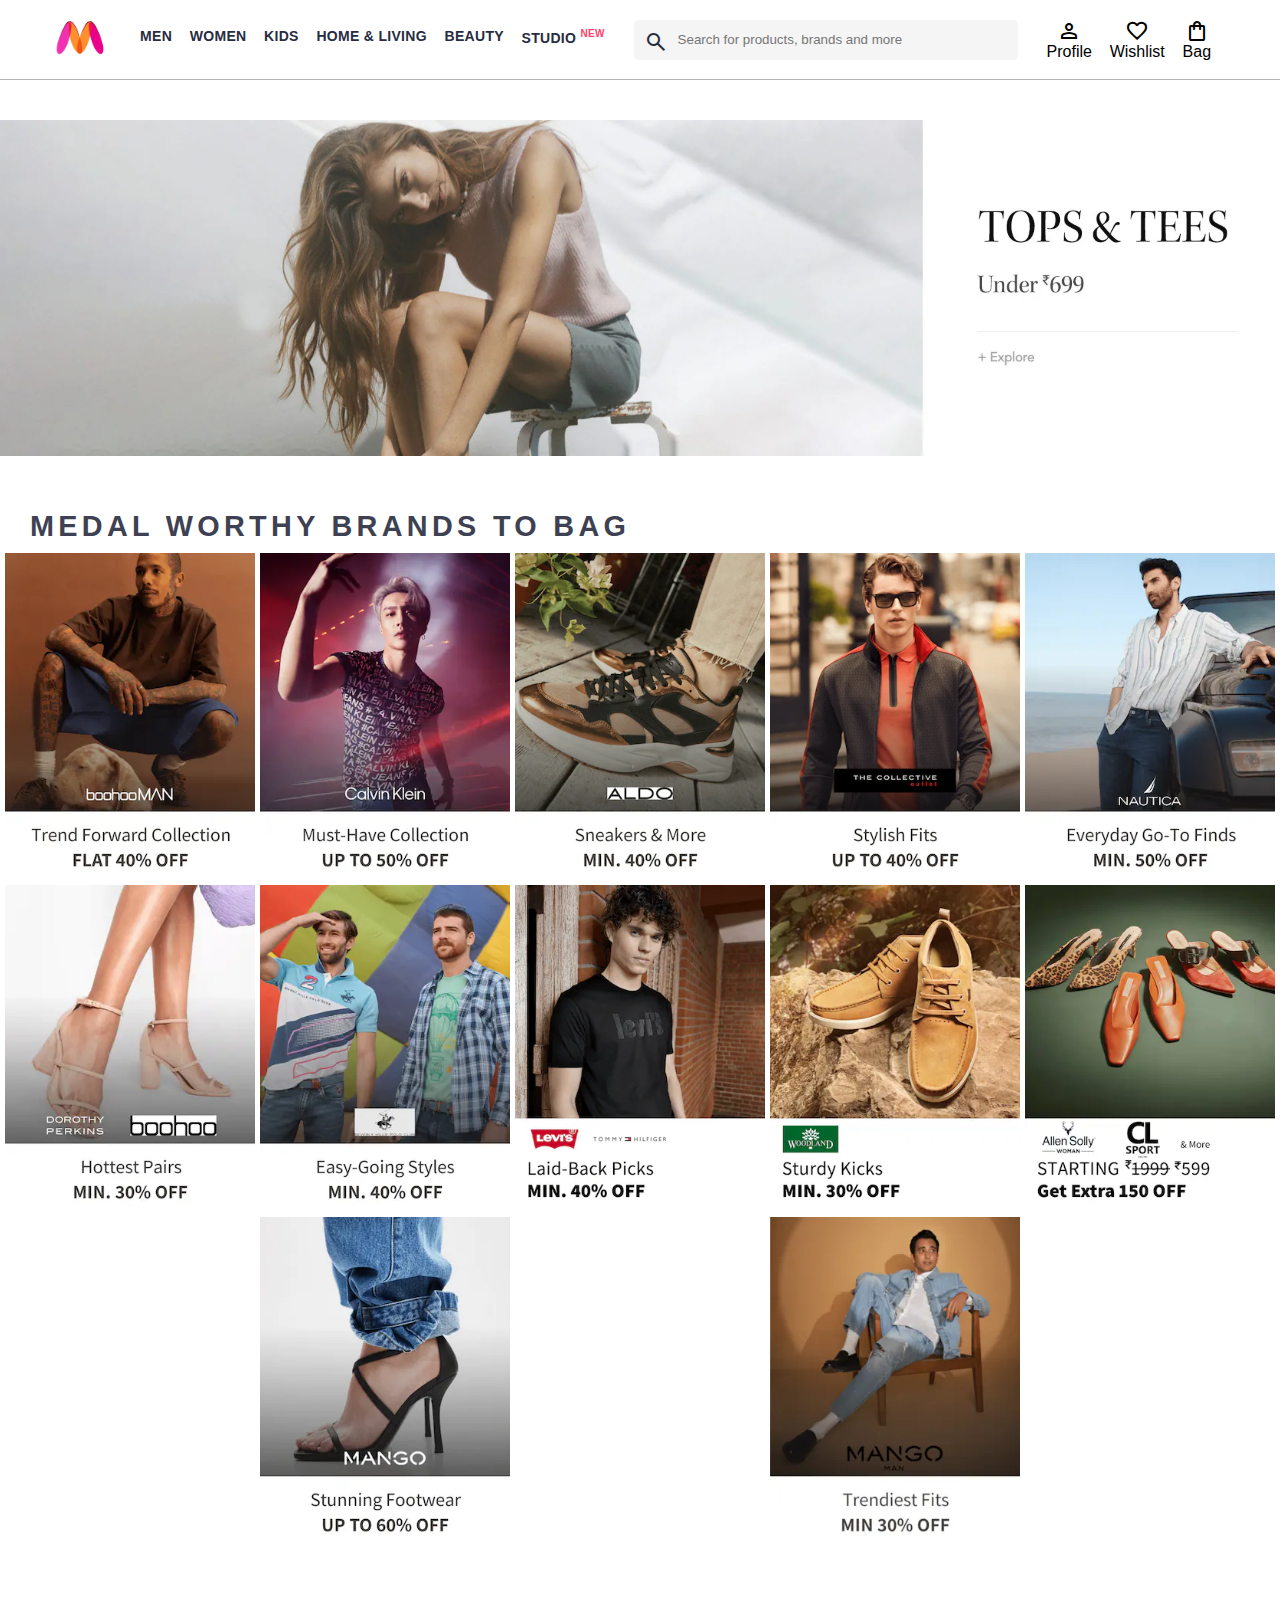
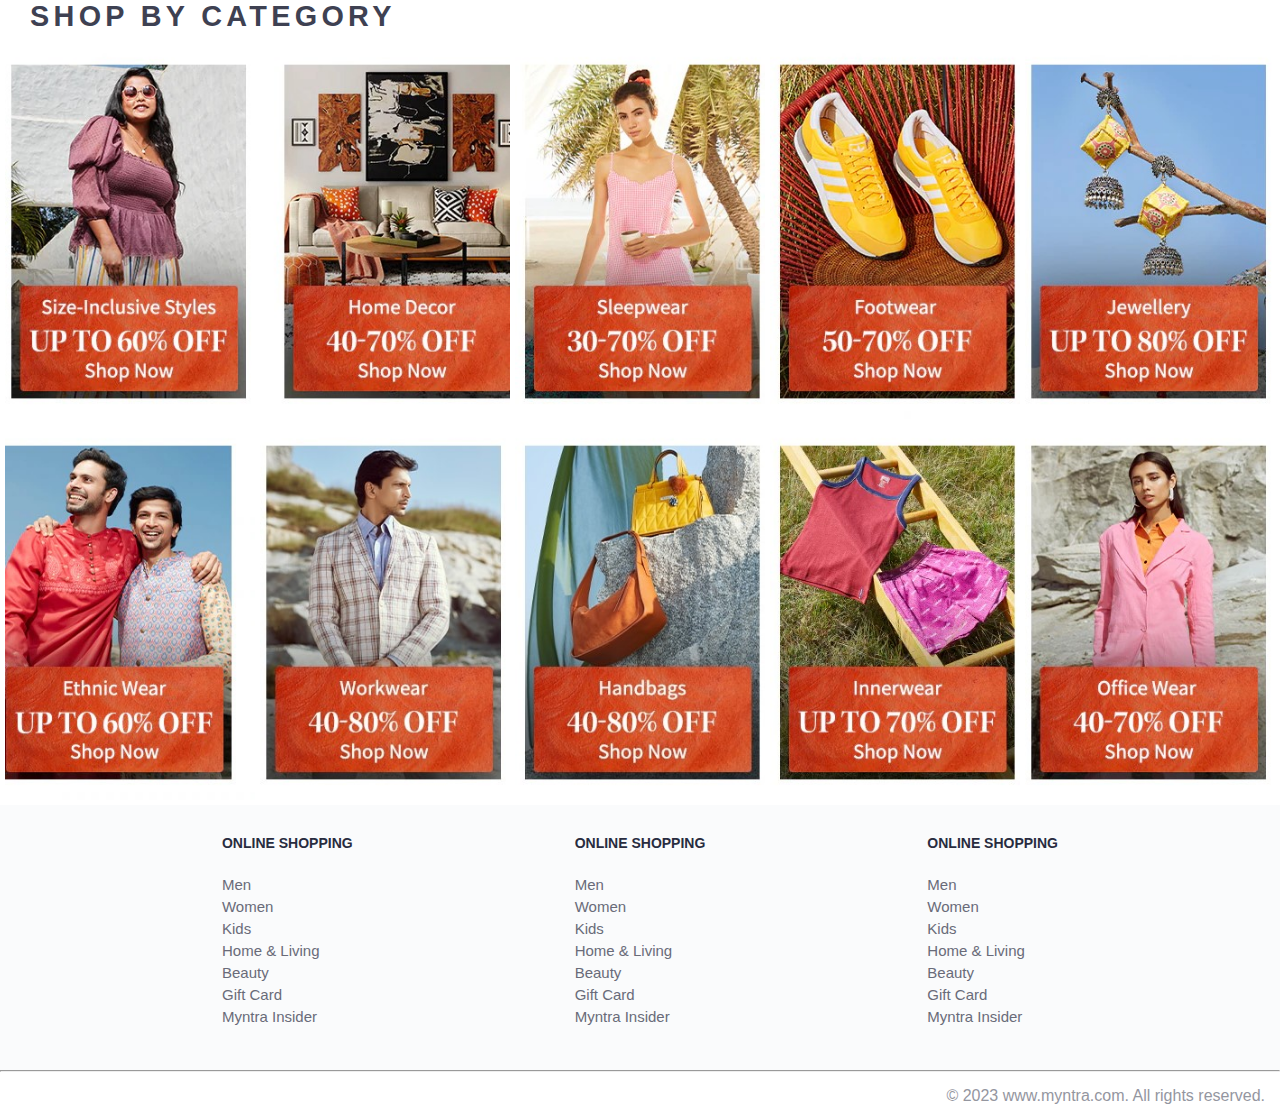
<file: 60DaysCodingChallenge/25Dec2024/myntra-clone/index.html>
<!DOCTYPE html>
<html lang="en">
<head>
    <title>Myntra Clone</title>
    <link rel="stylesheet" href="index.css">
    <link rel="stylesheet" href="https://fonts.googleapis.com/css2?family=Material+Symbols+Outlined:opsz,wght,FILL,GRAD@20..48,100..700,0..1,-50..200" />
</head>
<body>
    <header>
        <div class="logo_container">
            <a href="#"><img class="myntra_home" src="images/myntra_logo.webp" alt="Myntra Home"></a>
        </div>
        <nav class="nav_bar">
            <a href="#">Men</a>
            <a href="#">Women</a>
            <a href="#">Kids</a>
            <a href="#">Home & Living</a>
            <a href="#">Beauty</a>
            <a href="#">Studio <sup>New</sup></a>
        </nav>
        <div class="search_bar">
            <span class="material-symbols-outlined search_icon">search</span>
            <input class="search_input" placeholder="Search for products, brands and more">
        </div>
        <div class="action_bar">
            <div class="action_container">
                <span class="material-symbols-outlined action_icon">person</span>
                <span class="action_name">Profile</span>
            </div>

            <div class="action_container">
                <span class="material-symbols-outlined action_icon">favorite</span>
                <span class="action_name">Wishlist</span>
            </div>

            <div class="action_container">
                <span class="material-symbols-outlined action_icon">shopping_bag</span>
                <span class="action_name">Bag</span>
            </div>
        </div>
    </header>
    <main>
        <div class="banner_container">
            <img class="banner_image" src="images/banner.jpg" alt="Main Banner">
        </div>
        <div class="category_heading">MEDAL WORTHY BRANDS TO BAG</div>
        <div class="category_items">
            <a href="#"><img class="sale_item" src="images/offers/1.png"></a>
            <a href="#"><img class="sale_item" src="images/offers/2.png"></a>
            <a href="#"><img class="sale_item" src="images/offers/3.png"></a>
            <a href="#"><img class="sale_item" src="images/offers/4.png"></a>
            <a href="#"><img class="sale_item" src="images/offers/5.png"></a>
            <a href="#"><img class="sale_item" src="images/offers/6.png"></a>
            <a href="#"><img class="sale_item" src="images/offers/7.png"></a>
            <a href="#"><img class="sale_item" src="images/offers/8.png"></a>
            <a href="#"><img class="sale_item" src="images/offers/9.png"></a>
            <a href="#"><img class="sale_item" src="images/offers/10.png"></a>
            <a href="#"><img class="sale_item" src="images/offers/11.png"></a>
            <a href="#"><img class="sale_item" src="images/offers/12.png"></a>
        </div>

        <div class="category_heading">SHOP BY CATEGORY</div>
        <div class="category_items">
            <a href="#"><img class="sale_item" src="images/categories/1.jpg"></a>
            <a href="#"><img class="sale_item" src="images/categories/2.jpg"></a>
            <a href="#"><img class="sale_item" src="images/categories/3.jpg"></a>
            <a href="#"><img class="sale_item" src="images/categories/4.jpg"></a>
            <a href="#"><img class="sale_item" src="images/categories/5.jpg"></a>
            <a href="#"><img class="sale_item" src="images/categories/6.jpg"></a>
            <a href="#"><img class="sale_item" src="images/categories/7.jpg"></a>
            <a href="#"><img class="sale_item" src="images/categories/8.jpg"></a>
            <a href="#"><img class="sale_item" src="images/categories/9.jpg"></a>
            <a href="#"><img class="sale_item" src="images/categories/10.jpg"></a>
        </div>
    </main>
    <footer>
        <div class="footer_container">
            <div class="footer_column">
                <h3>ONLINE SHOPPING</h3>

                <a href="#">Men</a>
                <a href="#">Women</a>
                <a href="#">Kids</a>
                <a href="#">Home & Living</a>
                <a href="#">Beauty</a>
                <a href="#">Gift Card</a>
                <a href="#">Myntra Insider</a>
            </div>

            <div class="footer_column">
                <h3>ONLINE SHOPPING</h3>

                <a href="#">Men</a>
                <a href="#">Women</a>
                <a href="#">Kids</a>
                <a href="#">Home & Living</a>
                <a href="#">Beauty</a>
                <a href="#">Gift Card</a>
                <a href="#">Myntra Insider</a>
            </div>

            <div class="footer_column">
                <h3>ONLINE SHOPPING</h3>

                <a href="#">Men</a>
                <a href="#">Women</a>
                <a href="#">Kids</a>
                <a href="#">Home & Living</a>
                <a href="#">Beauty</a>
                <a href="#">Gift Card</a>
                <a href="#">Myntra Insider</a>
            </div>
        </div>
        <hr>

        <div class="copyright">
            © 2023 www.myntra.com. All rights reserved.
        </div>
    </footer>
</body>
</html>
</file>
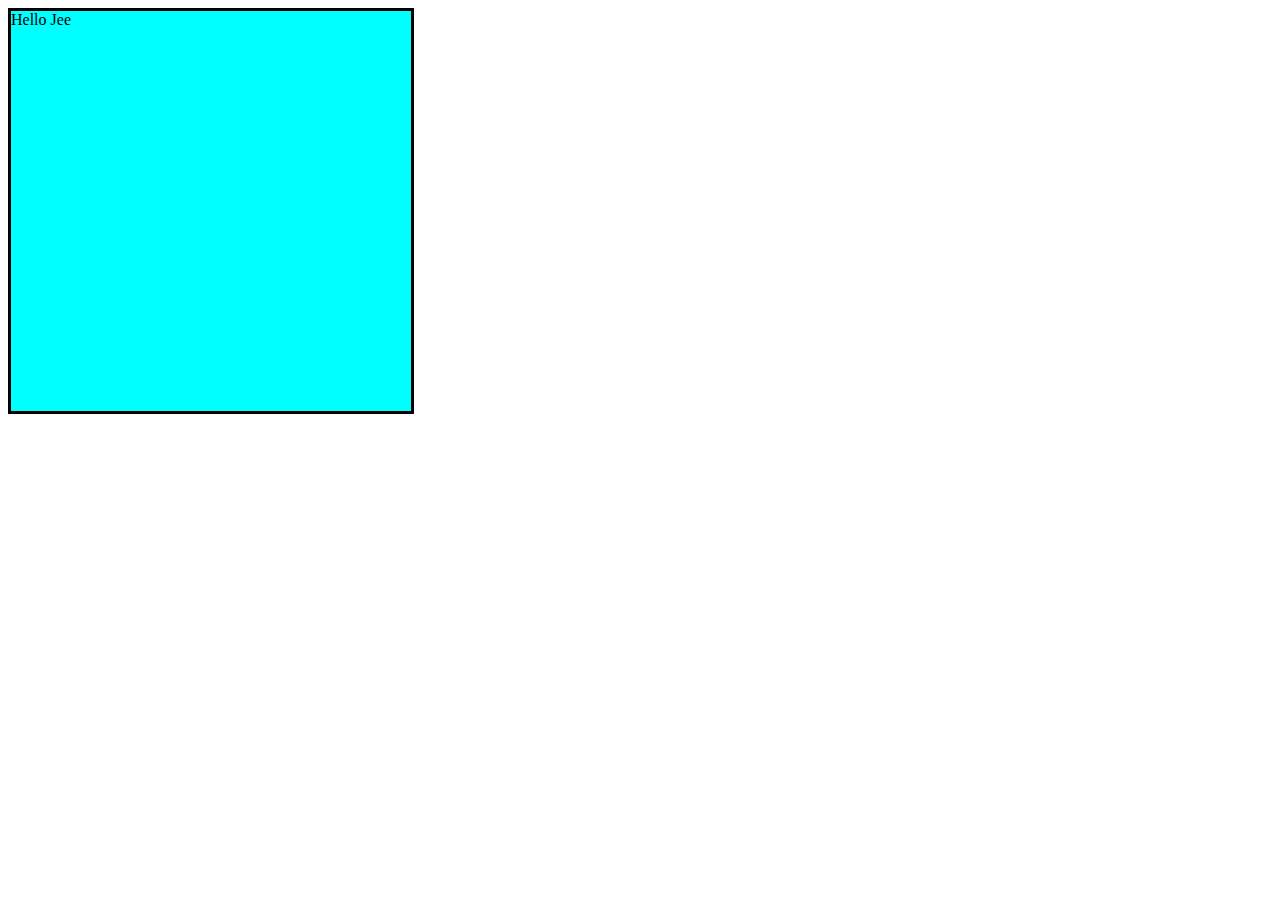
<file: 60DaysCodingChallenge/27Day2024/mediaQuery/index.html>
<!DOCTYPE html>
<html lang="en">
<head>
    <meta charset="UTF-8">
    <meta http-equiv="X-UA-Compatible" content="IE=edge">
    <meta name="viewport" content="width=device-width, initial-scale=1.0">
    <title>Document</title>
    <style>
        .box{
            height: 400px;
            width: 400px;
            background-color: aqua;
            border: 3px solid black;
        }
        @media  (min-width:300px) and (max-width:500px){
            .box{
                background-color: green;
            }
        }
    </style>
</head>
<body>
    <div class="box">
        Hello Jee
    </div>
</body>
</html>
</file>
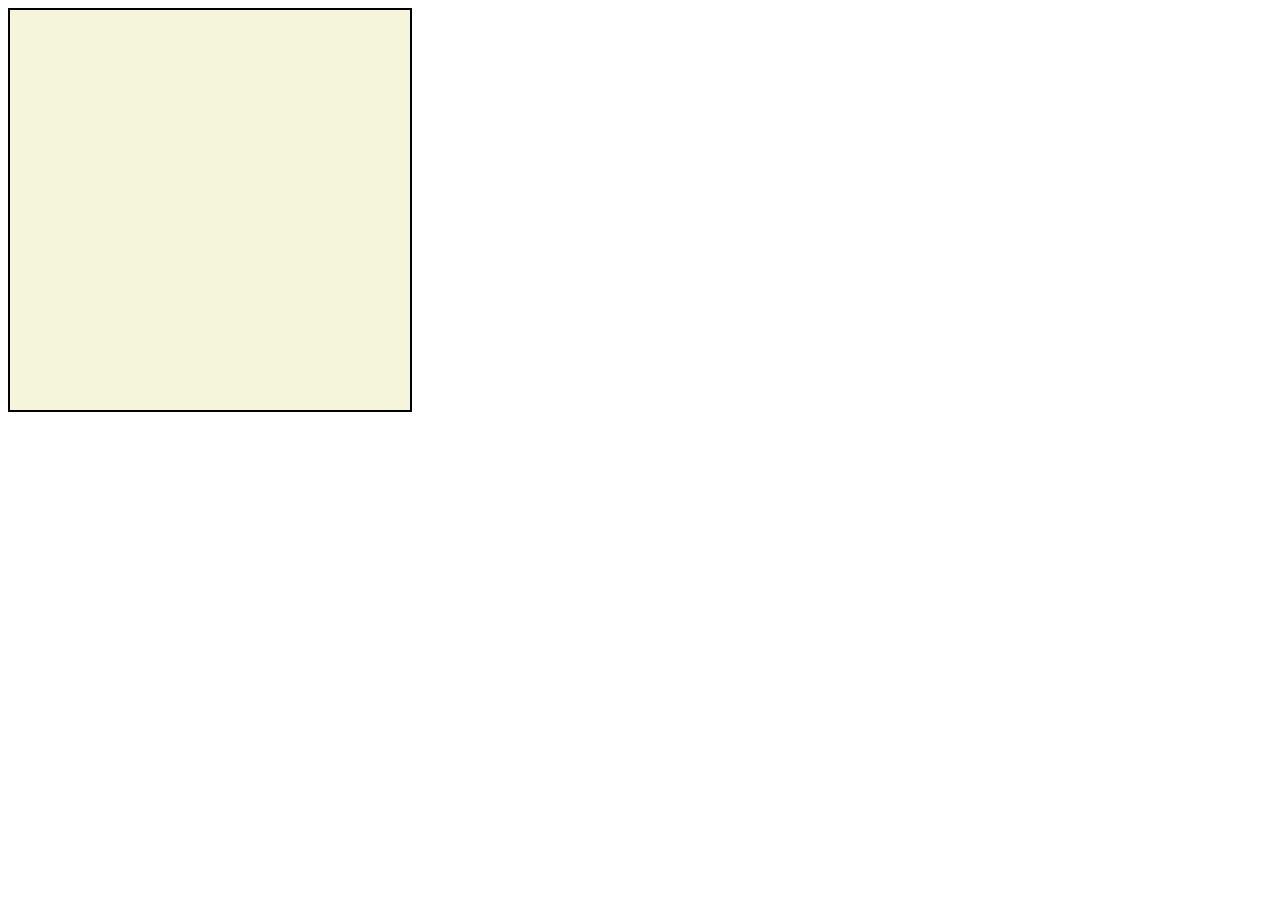
<file: 60DaysCodingChallenge/27Day2024/Transistion/index.html>
<!DOCTYPE html>
<html lang="en">
<head>
    <meta charset="UTF-8">
    <meta http-equiv="X-UA-Compatible" content="IE=edge">
    <meta name="viewport" content="width=device-width, initial-scale=1.0">
    <title>Transition</title>
    <style>
        .box{
            height: 400px;
            width: 400px;
            background-color: beige;
            border: 2px solid black;

            /* transition-property: all;
            transition-duration: 4s;
            /* transition-delay: 1s; 
            transition-timing-function: ease-out;
            
            */


            /* shorthand notation */
            /* transition: all 2s ease-in 5s;
             */

            transition: width 2s, height 5s;
        }


        .box:hover{
            width: 1800px;
            height: 900px;
            background-color: blue;
        }
    </style>
</head>
<body>

    <div class="box">

    </div>
    
</body>
</html>
</file>
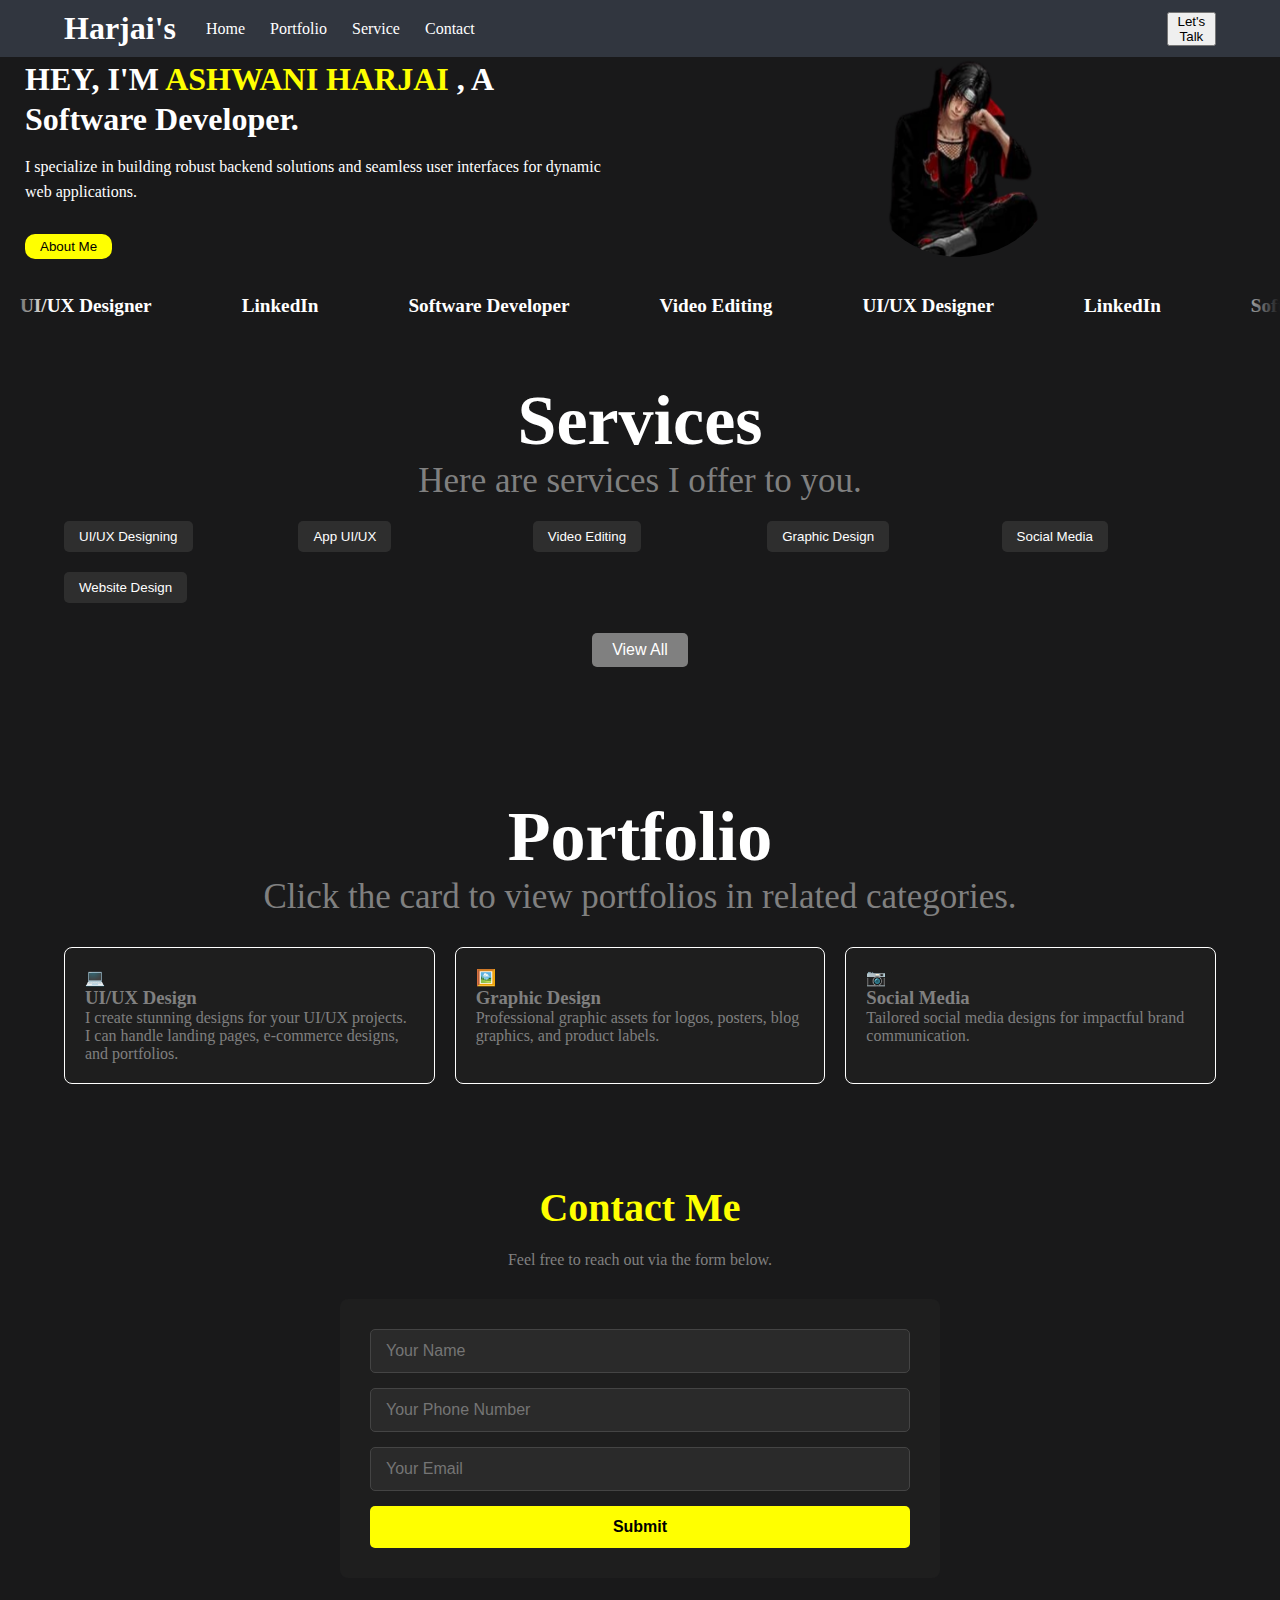
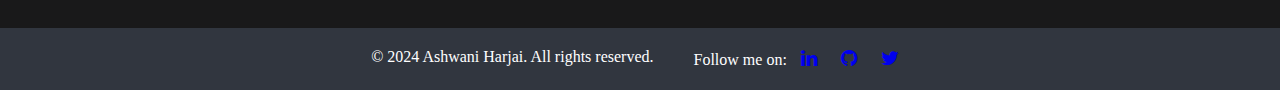
<file: 60DaysCodingChallenge/29-30Dec2024/Portfolio/index.html>
<!DOCTYPE html>
<html lang="en">
  <head>
    <meta charset="UTF-8" />
    <meta name="viewport" content="width=device-width, initial-scale=1.0" />
    <title>Portfolio</title>
    <link
      rel="stylesheet"
      href="https://cdnjs.cloudflare.com/ajax/libs/font-awesome/4.7.0/css/font-awesome.min.css"
    />
    <link rel="stylesheet" href="./style.css" />
  </head>
  <body>
    <header class="head">
      <div><h1>Harjai's</h1></div>
      <!-- <div class="theme">
        <button class="theme-toggle">🌙</button>
      </div> -->
      <nav class="navbar">
        <div class="menu-toggle" id="mobile-menu">
          <i class="fa fa-bars"></i>
        </div>
        <div class="navbar-links" id="navbar-links">
          <a href="#home">Home</a>
          <a href="#portfolio">Portfolio</a>
          <a href="#services">Service</a>
          <a href="#contact">Contact</a>
        </div>
      </nav>

      <div class="btn1">
        <button class="contact-form-btn">Let's Talk</button>
      </div>
      <div id="contactModal" class="modal">
        <div class="modal-content">
          <span class="close">&times;</span>
          <h2>Contact Me</h2>
          <p>Feel free to reach out via the form below.</p>
          <div class="contact-form-container">
            <form>
              <input type="text" placeholder="Your Name" required />
              <input type="tel" placeholder="Your Phone Number" required />
              <input type="email" placeholder="Your Email" required />
              <button type="submit">Submit</button>
            </form>
          </div>
        </div>
      </div>
    </header>

    <main class="mains" id="home">
      <div class="container">
        <div class="about-section">
          <div class="about">
            <h1>
              HEY, I'M <span> ASHWANI HARJAI </span>, A <br />Software
              Developer.
            </h1>
            <p>
              I specialize in building robust backend solutions and seamless
              user interfaces for dynamic web applications.
            </p>
            <button class="about-me-btn">About Me</button>
          </div>
          <div class="about-img">
            <img src="./images/download.png" alt="Ashwani" class="image" />
          </div>
        </div>
      </div>
      <div class="skills">
        <div class="slider-skill">
          <div class="slider-track">
            <h2>UI/UX Designer</h2>
            <h2>LinkedIn</h2>
            <h2>Software Developer</h2>
            <h2>Video Editing</h2>
            <h2>UI/UX Designer</h2>
            <h2>LinkedIn</h2>
            <h2>Software Developer</h2>
            <h2>Video Editing</h2>
          </div>
        </div>
      </div>
    </main>

    <section class="service-section" id="services">
      <div class="container">
        <div class="service-heading">
          <h2>Services</h2>
          <p>Here are services I offer to you.</p>
        </div>
        <div class="services">
          <div class="btn-33">
            <button class="btn-3">UI/UX Designing</button>
          </div>
          <div class="btn-33"><button class="btn-3">App UI/UX</button></div>
          <div class="btn-33"><button class="btn-3">Video Editing</button></div>
          <div class="btn-33">
            <button class="btn-3">Graphic Design</button>
          </div>
          <div class="btn-33"><button class="btn-3">Social Media</button></div>
          <div class="btn-33">
            <button class="btn-3">Website Design</button>
          </div>
        </div>
        <div class="viewall-services">
          <button>View All</button>
        </div>
      </div>
    </section>

    <section class="Portfolio-section" id="portfolio">
      <div class="container">
        <div class="p-head">
          <h2>Portfolio</h2>
          <p>Click the card to view portfolios in related categories.</p>
        </div>
        <div class="portfolio">
          <div class="portfolio-card">
            <div class="icon">💻</div>
            <h3>UI/UX Design</h3>
            <p>
              I create stunning designs for your UI/UX projects. I can handle
              landing pages, e-commerce designs, and portfolios.
            </p>
          </div>
          <div class="portfolio-card">
            <div class="icon">🖼️</div>
            <h3>Graphic Design</h3>
            <p>
              Professional graphic assets for logos, posters, blog graphics, and
              product labels.
            </p>
          </div>
          <div class="portfolio-card">
            <div class="icon">📷</div>
            <h3>Social Media</h3>
            <p>
              Tailored social media designs for impactful brand communication.
            </p>
          </div>
        </div>
      </div>
    </section>

    <section class="contact-section" id="contact">
      <h2>Contact Me</h2>
      <p>Feel free to reach out via the form below.</p>
      <div class="contact-form-container">
        <form>
          <input type="text" placeholder="Your Name" required />
          <input type="tel" placeholder="Your Phone Number" required />
          <input type="email" placeholder="Your Email" required />
          <button type="submit">Submit</button>
        </form>
      </div>
    </section>

    <footer id="contact ">
      <div class="footer-container">
        <p>&copy; 2024 Ashwani Harjai. All rights reserved.</p>
        <p>
          Follow me on:
          <span
            ><a href="#"><i class="fa fa-linkedin"></i></a
          ></span>
          <span>
            <a href="#"><i class="fa fa-github"></i></a>
          </span>
          <span>
            <a href="#"><i class="fa fa-twitter"></i></a>
          </span>
        </p>
      </div>
    </footer>
    <script>
      const mobileMenu = document.getElementById("mobile-menu");
      const navbarLinks = document.getElementById("navbar-links");

      mobileMenu.addEventListener("click", () => {
        navbarLinks.classList.toggle("active");
      });
      const modal = document.getElementById("contactModal");

      const btn = document.querySelector(".contact-form-btn");

      const span = document.querySelector(".close");

      btn.addEventListener("click", () => {
        modal.style.display = "block";
      });

      span.addEventListener("click", () => {
        modal.style.display = "none";
      });

      window.addEventListener("click", (event) => {
        if (event.target == modal) {
          modal.style.display = "none";
        }
      });
    </script>
  </body>
</html>
</file>
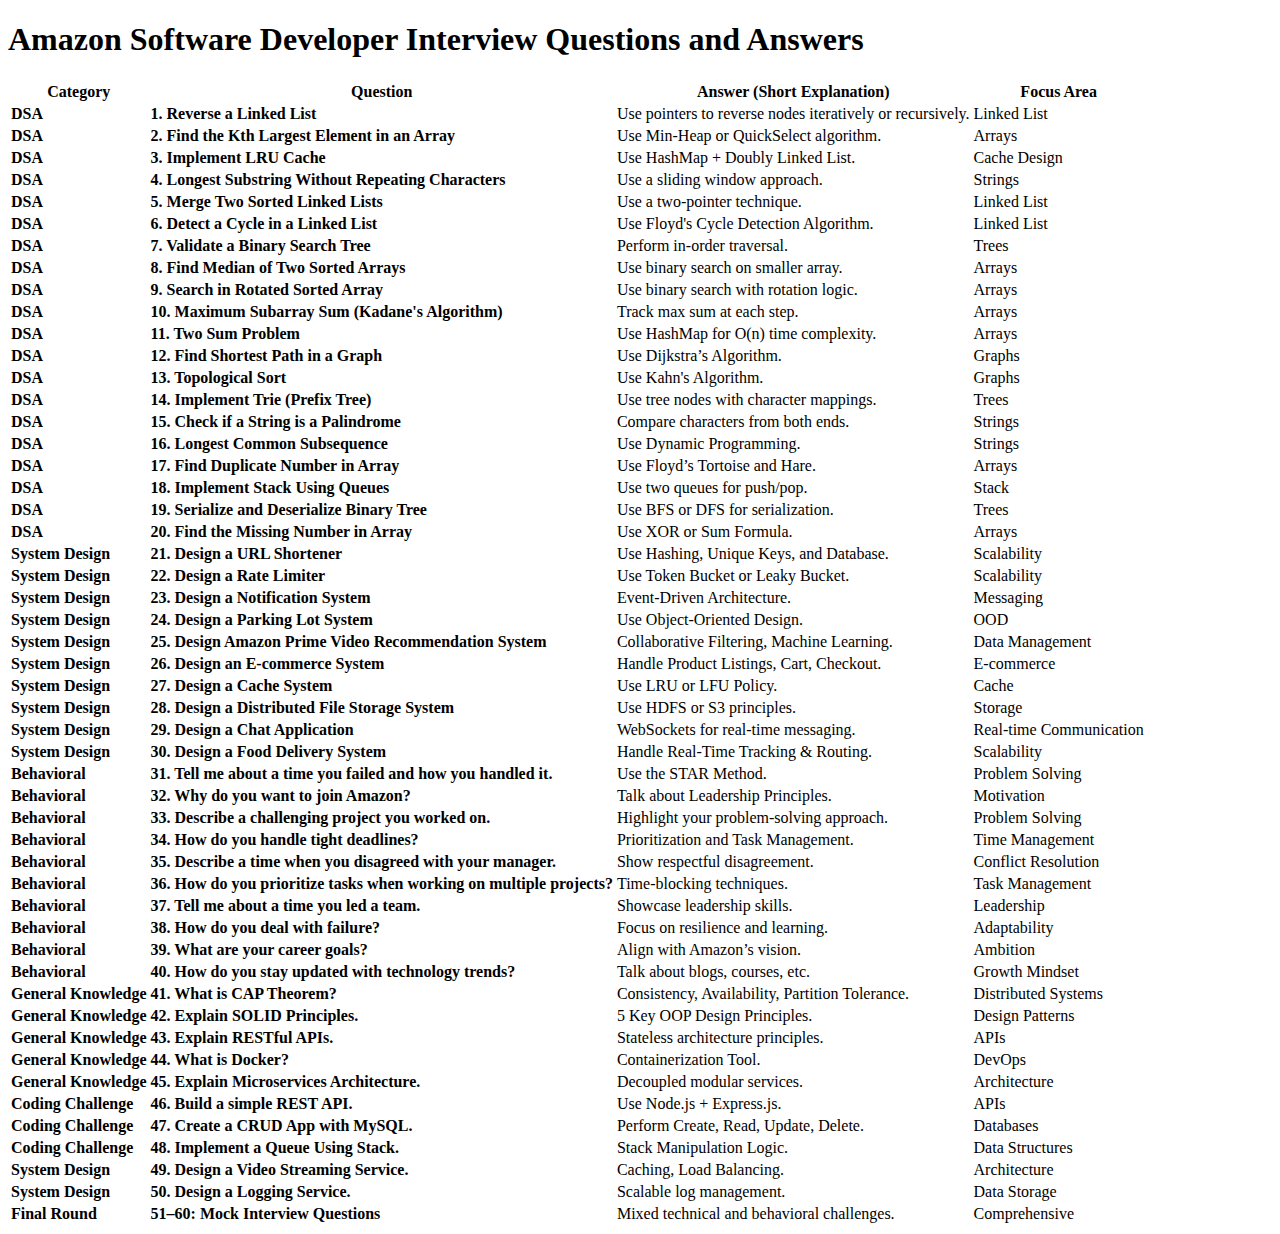
<file: 60DaysCodingChallenge/23Dec2024/Amazone.html>
<!DOCTYPE html>
<html lang="en">
  <head>
    <meta charset="UTF-8" />
    <meta name="viewport" content="width=device-width, initial-scale=1.0" />
    <title>Amazon Software Developer Interview Questions and Answers</title>
  </head>
  <body>
    <h1>Amazon Software Developer Interview Questions and Answers</h1>
    <table>
      <thead>
        <tr>
          <th><strong>Category</strong></th>
          <th><strong>Question</strong></th>
          <th><strong>Answer (Short Explanation)</strong></th>
          <th><strong>Focus Area</strong></th>
        </tr>
      </thead>
      <tbody>
        <tr>
          <td><strong>DSA</strong></td>
          <td><strong>1. Reverse a Linked List</strong></td>
          <td>Use pointers to reverse nodes iteratively or recursively.</td>
          <td>Linked List</td>
        </tr>
        <tr>
          <td><strong>DSA</strong></td>
          <td><strong>2. Find the Kth Largest Element in an Array</strong></td>
          <td>Use Min-Heap or QuickSelect algorithm.</td>
          <td>Arrays</td>
        </tr>
        <tr>
          <td><strong>DSA</strong></td>
          <td><strong>3. Implement LRU Cache</strong></td>
          <td>Use HashMap + Doubly Linked List.</td>
          <td>Cache Design</td>
        </tr>
        <tr>
          <td><strong>DSA</strong></td>
          <td>
            <strong>4. Longest Substring Without Repeating Characters</strong>
          </td>
          <td>Use a sliding window approach.</td>
          <td>Strings</td>
        </tr>
        <tr>
          <td><strong>DSA</strong></td>
          <td><strong>5. Merge Two Sorted Linked Lists</strong></td>
          <td>Use a two-pointer technique.</td>
          <td>Linked List</td>
        </tr>
        <tr>
          <td><strong>DSA</strong></td>
          <td><strong>6. Detect a Cycle in a Linked List</strong></td>
          <td>Use Floyd's Cycle Detection Algorithm.</td>
          <td>Linked List</td>
        </tr>
        <tr>
          <td><strong>DSA</strong></td>
          <td><strong>7. Validate a Binary Search Tree</strong></td>
          <td>Perform in-order traversal.</td>
          <td>Trees</td>
        </tr>
        <tr>
          <td><strong>DSA</strong></td>
          <td><strong>8. Find Median of Two Sorted Arrays</strong></td>
          <td>Use binary search on smaller array.</td>
          <td>Arrays</td>
        </tr>
        <tr>
          <td><strong>DSA</strong></td>
          <td><strong>9. Search in Rotated Sorted Array</strong></td>
          <td>Use binary search with rotation logic.</td>
          <td>Arrays</td>
        </tr>
        <tr>
          <td><strong>DSA</strong></td>
          <td>
            <strong>10. Maximum Subarray Sum (Kadane's Algorithm)</strong>
          </td>
          <td>Track max sum at each step.</td>
          <td>Arrays</td>
        </tr>
        <tr>
          <td><strong>DSA</strong></td>
          <td><strong>11. Two Sum Problem</strong></td>
          <td>Use HashMap for O(n) time complexity.</td>
          <td>Arrays</td>
        </tr>
        <tr>
          <td><strong>DSA</strong></td>
          <td><strong>12. Find Shortest Path in a Graph</strong></td>
          <td>Use Dijkstra’s Algorithm.</td>
          <td>Graphs</td>
        </tr>
        <tr>
          <td><strong>DSA</strong></td>
          <td><strong>13. Topological Sort</strong></td>
          <td>Use Kahn's Algorithm.</td>
          <td>Graphs</td>
        </tr>
        <tr>
          <td><strong>DSA</strong></td>
          <td><strong>14. Implement Trie (Prefix Tree)</strong></td>
          <td>Use tree nodes with character mappings.</td>
          <td>Trees</td>
        </tr>
        <tr>
          <td><strong>DSA</strong></td>
          <td><strong>15. Check if a String is a Palindrome</strong></td>
          <td>Compare characters from both ends.</td>
          <td>Strings</td>
        </tr>
        <tr>
          <td><strong>DSA</strong></td>
          <td><strong>16. Longest Common Subsequence</strong></td>
          <td>Use Dynamic Programming.</td>
          <td>Strings</td>
        </tr>
        <tr>
          <td><strong>DSA</strong></td>
          <td><strong>17. Find Duplicate Number in Array</strong></td>
          <td>Use Floyd’s Tortoise and Hare.</td>
          <td>Arrays</td>
        </tr>
        <tr>
          <td><strong>DSA</strong></td>
          <td><strong>18. Implement Stack Using Queues</strong></td>
          <td>Use two queues for push/pop.</td>
          <td>Stack</td>
        </tr>
        <tr>
          <td><strong>DSA</strong></td>
          <td><strong>19. Serialize and Deserialize Binary Tree</strong></td>
          <td>Use BFS or DFS for serialization.</td>
          <td>Trees</td>
        </tr>
        <tr>
          <td><strong>DSA</strong></td>
          <td><strong>20. Find the Missing Number in Array</strong></td>
          <td>Use XOR or Sum Formula.</td>
          <td>Arrays</td>
        </tr>
        <tr>
          <td><strong>System Design</strong></td>
          <td><strong>21. Design a URL Shortener</strong></td>
          <td>Use Hashing, Unique Keys, and Database.</td>
          <td>Scalability</td>
        </tr>
        <tr>
          <td><strong>System Design</strong></td>
          <td><strong>22. Design a Rate Limiter</strong></td>
          <td>Use Token Bucket or Leaky Bucket.</td>
          <td>Scalability</td>
        </tr>
        <tr>
          <td><strong>System Design</strong></td>
          <td><strong>23. Design a Notification System</strong></td>
          <td>Event-Driven Architecture.</td>
          <td>Messaging</td>
        </tr>
        <tr>
          <td><strong>System Design</strong></td>
          <td><strong>24. Design a Parking Lot System</strong></td>
          <td>Use Object-Oriented Design.</td>
          <td>OOD</td>
        </tr>
        <tr>
          <td><strong>System Design</strong></td>
          <td>
            <strong>25. Design Amazon Prime Video Recommendation System</strong>
          </td>
          <td>Collaborative Filtering, Machine Learning.</td>
          <td>Data Management</td>
        </tr>
        <tr>
          <td><strong>System Design</strong></td>
          <td><strong>26. Design an E-commerce System</strong></td>
          <td>Handle Product Listings, Cart, Checkout.</td>
          <td>E-commerce</td>
        </tr>
        <tr>
          <td><strong>System Design</strong></td>
          <td><strong>27. Design a Cache System</strong></td>
          <td>Use LRU or LFU Policy.</td>
          <td>Cache</td>
        </tr>
        <tr>
          <td><strong>System Design</strong></td>
          <td><strong>28. Design a Distributed File Storage System</strong></td>
          <td>Use HDFS or S3 principles.</td>
          <td>Storage</td>
        </tr>
        <tr>
          <td><strong>System Design</strong></td>
          <td><strong>29. Design a Chat Application</strong></td>
          <td>WebSockets for real-time messaging.</td>
          <td>Real-time Communication</td>
        </tr>
        <tr>
          <td><strong>System Design</strong></td>
          <td><strong>30. Design a Food Delivery System</strong></td>
          <td>Handle Real-Time Tracking &amp; Routing.</td>
          <td>Scalability</td>
        </tr>
        <tr>
          <td><strong>Behavioral</strong></td>
          <td>
            <strong
              >31. Tell me about a time you failed and how you handled
              it.</strong
            >
          </td>
          <td>Use the STAR Method.</td>
          <td>Problem Solving</td>
        </tr>
        <tr>
          <td><strong>Behavioral</strong></td>
          <td><strong>32. Why do you want to join Amazon?</strong></td>
          <td>Talk about Leadership Principles.</td>
          <td>Motivation</td>
        </tr>
        <tr>
          <td><strong>Behavioral</strong></td>
          <td>
            <strong>33. Describe a challenging project you worked on.</strong>
          </td>
          <td>Highlight your problem-solving approach.</td>
          <td>Problem Solving</td>
        </tr>
        <tr>
          <td><strong>Behavioral</strong></td>
          <td><strong>34. How do you handle tight deadlines?</strong></td>
          <td>Prioritization and Task Management.</td>
          <td>Time Management</td>
        </tr>
        <tr>
          <td><strong>Behavioral</strong></td>
          <td>
            <strong
              >35. Describe a time when you disagreed with your manager.</strong
            >
          </td>
          <td>Show respectful disagreement.</td>
          <td>Conflict Resolution</td>
        </tr>
        <tr>
          <td><strong>Behavioral</strong></td>
          <td>
            <strong
              >36. How do you prioritize tasks when working on multiple
              projects?</strong
            >
          </td>
          <td>Time-blocking techniques.</td>
          <td>Task Management</td>
        </tr>
        <tr>
          <td><strong>Behavioral</strong></td>
          <td><strong>37. Tell me about a time you led a team.</strong></td>
          <td>Showcase leadership skills.</td>
          <td>Leadership</td>
        </tr>
        <tr>
          <td><strong>Behavioral</strong></td>
          <td><strong>38. How do you deal with failure?</strong></td>
          <td>Focus on resilience and learning.</td>
          <td>Adaptability</td>
        </tr>
        <tr>
          <td><strong>Behavioral</strong></td>
          <td><strong>39. What are your career goals?</strong></td>
          <td>Align with Amazon’s vision.</td>
          <td>Ambition</td>
        </tr>
        <tr>
          <td><strong>Behavioral</strong></td>
          <td>
            <strong>40. How do you stay updated with technology trends?</strong>
          </td>
          <td>Talk about blogs, courses, etc.</td>
          <td>Growth Mindset</td>
        </tr>
        <tr>
          <td><strong>General Knowledge</strong></td>
          <td><strong>41. What is CAP Theorem?</strong></td>
          <td>Consistency, Availability, Partition Tolerance.</td>
          <td>Distributed Systems</td>
        </tr>
        <tr>
          <td><strong>General Knowledge</strong></td>
          <td><strong>42. Explain SOLID Principles.</strong></td>
          <td>5 Key OOP Design Principles.</td>
          <td>Design Patterns</td>
        </tr>
        <tr>
          <td><strong>General Knowledge</strong></td>
          <td><strong>43. Explain RESTful APIs.</strong></td>
          <td>Stateless architecture principles.</td>
          <td>APIs</td>
        </tr>
        <tr>
          <td><strong>General Knowledge</strong></td>
          <td><strong>44. What is Docker?</strong></td>
          <td>Containerization Tool.</td>
          <td>DevOps</td>
        </tr>
        <tr>
          <td><strong>General Knowledge</strong></td>
          <td><strong>45. Explain Microservices Architecture.</strong></td>
          <td>Decoupled modular services.</td>
          <td>Architecture</td>
        </tr>
        <tr>
          <td><strong>Coding Challenge</strong></td>
          <td><strong>46. Build a simple REST API.</strong></td>
          <td>Use Node.js + Express.js.</td>
          <td>APIs</td>
        </tr>
        <tr>
          <td><strong>Coding Challenge</strong></td>
          <td><strong>47. Create a CRUD App with MySQL.</strong></td>
          <td>Perform Create, Read, Update, Delete.</td>
          <td>Databases</td>
        </tr>
        <tr>
          <td><strong>Coding Challenge</strong></td>
          <td><strong>48. Implement a Queue Using Stack.</strong></td>
          <td>Stack Manipulation Logic.</td>
          <td>Data Structures</td>
        </tr>
        <tr>
          <td><strong>System Design</strong></td>
          <td><strong>49. Design a Video Streaming Service.</strong></td>
          <td>Caching, Load Balancing.</td>
          <td>Architecture</td>
        </tr>
        <tr>
          <td><strong>System Design</strong></td>
          <td><strong>50. Design a Logging Service.</strong></td>
          <td>Scalable log management.</td>
          <td>Data Storage</td>
        </tr>
        <tr>
          <td><strong>Final Round</strong></td>
          <td><strong>51–60: Mock Interview Questions</strong></td>
          <td>Mixed technical and behavioral challenges.</td>
          <td>Comprehensive</td>
        </tr>
      </tbody>
    </table>
  </body>
</html>
</file>
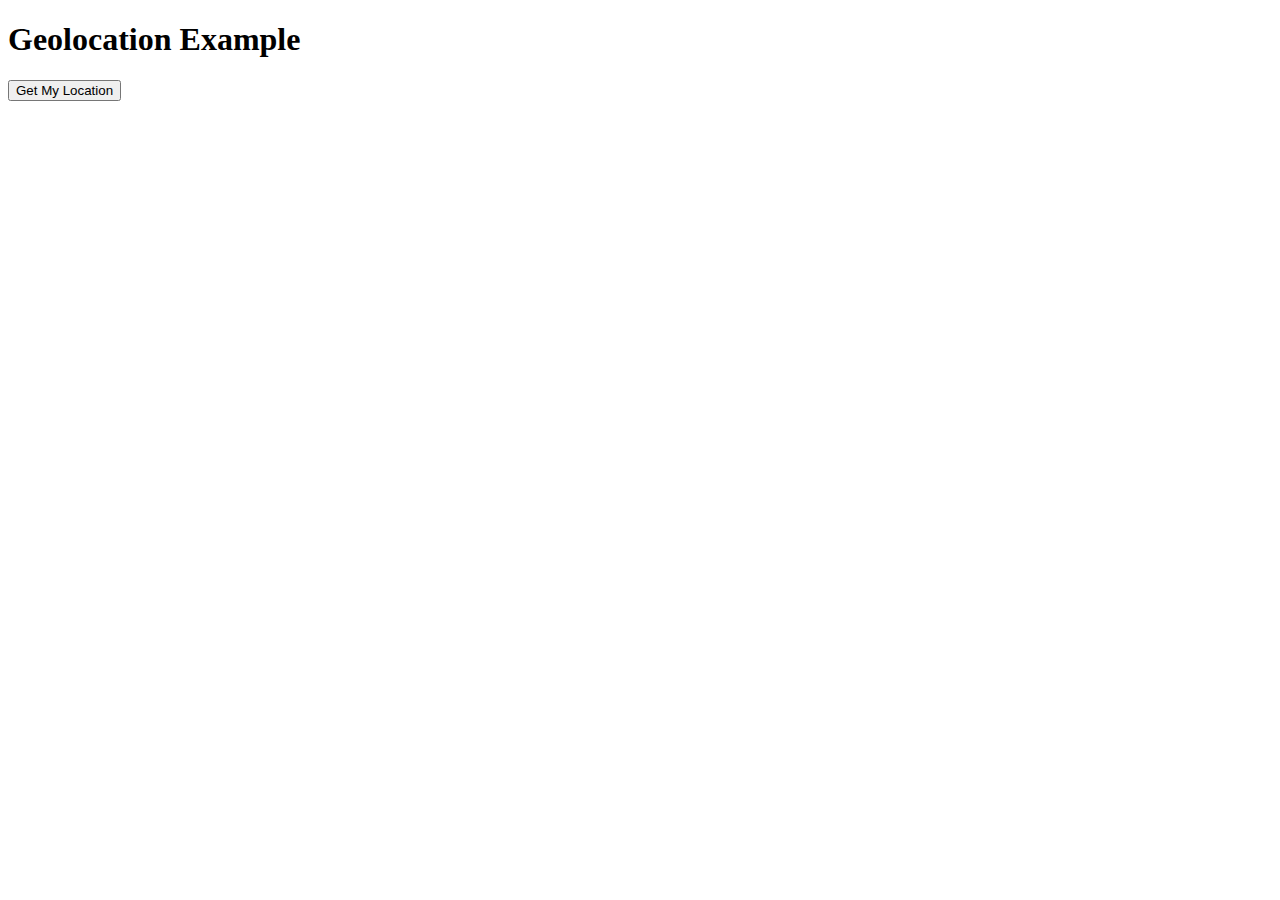
<file: 60DaysCodingChallenge/23Dec2024/Geolocation.html>
<!DOCTYPE html>
<html>
  <head>
    <title>Geolocation Example</title>
  </head>
  <body>
    <h1>Geolocation Example</h1>
    <button onclick="getLocation()">Get My Location</button>
    <p id="location"></p>

    <script>
      function getLocation() {
        if (navigator.geolocation) {
          navigator.geolocation.getCurrentPosition(showPosition, showError);
        } else {
          document.getElementById("location").innerText =
            "Geolocation is not supported by your browser.";
        }
      }

      function showPosition(position) {
        document.getElementById(
          "location"
        ).innerText = `Latitude: ${position.coords.latitude}, Longitude: ${position.coords.longitude}`;
      }

      function showError(error) {
        switch (error.code) {
          case error.PERMISSION_DENIED:
            document.getElementById("location").innerText =
              "User denied the request for Geolocation.";
            break;
          case error.POSITION_UNAVAILABLE:
            document.getElementById("location").innerText =
              "Location information is unavailable.";
            break;
          case error.TIMEOUT:
            document.getElementById("location").innerText =
              "The request to get user location timed out.";
            break;
          default:
            document.getElementById("location").innerText =
              "An unknown error occurred.";
            break;
        }
      }
    </script>
  </body>
</html>
</file>
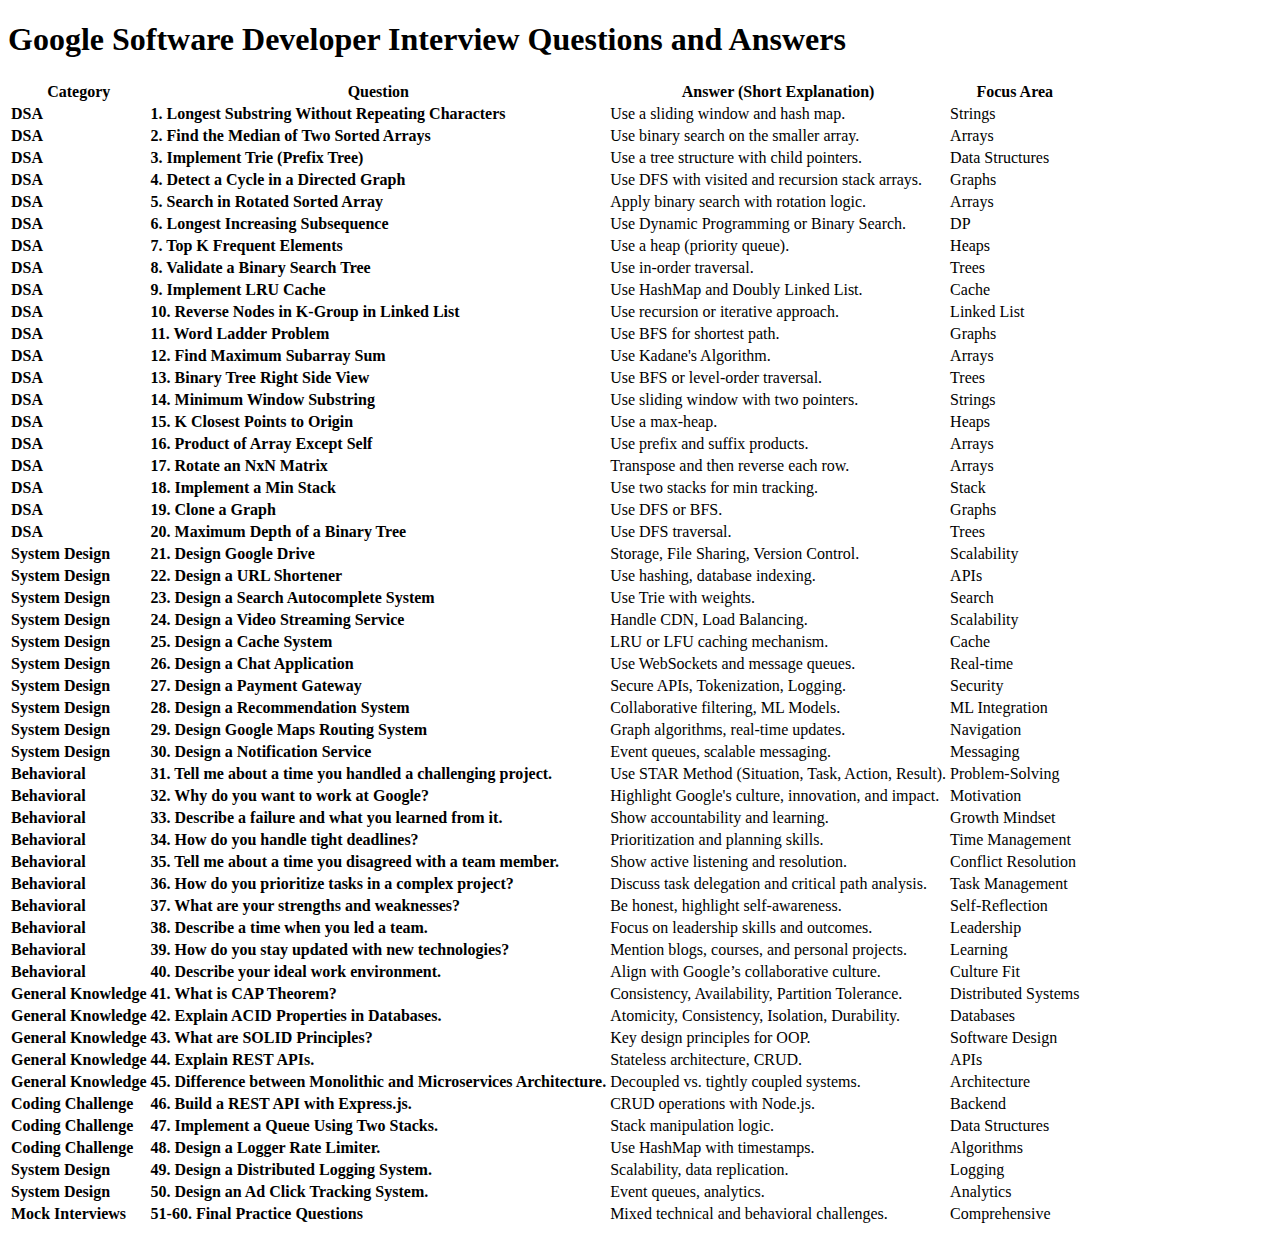
<file: 60DaysCodingChallenge/23Dec2024/Google.html>
<!DOCTYPE html>
<html lang="en">
  <head>
    <meta charset="UTF-8" />
    <meta name="viewport" content="width=device-width, initial-scale=1.0" />
    <title>Google Software Developer Interview Questions and Answers</title>
  </head>
  <body>
    <h1>Google Software Developer Interview Questions and Answers</h1>
    <table>
      <thead>
        <tr>
          <th><strong>Category</strong></th>
          <th><strong>Question</strong></th>
          <th><strong>Answer (Short Explanation)</strong></th>
          <th><strong>Focus Area</strong></th>
        </tr>
      </thead>
      <tbody>
        <tr>
          <td><strong>DSA</strong></td>
          <td>
            <strong>1. Longest Substring Without Repeating Characters</strong>
          </td>
          <td>Use a sliding window and hash map.</td>
          <td>Strings</td>
        </tr>
        <tr>
          <td><strong>DSA</strong></td>
          <td><strong>2. Find the Median of Two Sorted Arrays</strong></td>
          <td>Use binary search on the smaller array.</td>
          <td>Arrays</td>
        </tr>
        <tr>
          <td><strong>DSA</strong></td>
          <td><strong>3. Implement Trie (Prefix Tree)</strong></td>
          <td>Use a tree structure with child pointers.</td>
          <td>Data Structures</td>
        </tr>
        <tr>
          <td><strong>DSA</strong></td>
          <td><strong>4. Detect a Cycle in a Directed Graph</strong></td>
          <td>Use DFS with visited and recursion stack arrays.</td>
          <td>Graphs</td>
        </tr>
        <tr>
          <td><strong>DSA</strong></td>
          <td><strong>5. Search in Rotated Sorted Array</strong></td>
          <td>Apply binary search with rotation logic.</td>
          <td>Arrays</td>
        </tr>
        <tr>
          <td><strong>DSA</strong></td>
          <td><strong>6. Longest Increasing Subsequence</strong></td>
          <td>Use Dynamic Programming or Binary Search.</td>
          <td>DP</td>
        </tr>
        <tr>
          <td><strong>DSA</strong></td>
          <td><strong>7. Top K Frequent Elements</strong></td>
          <td>Use a heap (priority queue).</td>
          <td>Heaps</td>
        </tr>
        <tr>
          <td><strong>DSA</strong></td>
          <td><strong>8. Validate a Binary Search Tree</strong></td>
          <td>Use in-order traversal.</td>
          <td>Trees</td>
        </tr>
        <tr>
          <td><strong>DSA</strong></td>
          <td><strong>9. Implement LRU Cache</strong></td>
          <td>Use HashMap and Doubly Linked List.</td>
          <td>Cache</td>
        </tr>
        <tr>
          <td><strong>DSA</strong></td>
          <td><strong>10. Reverse Nodes in K-Group in Linked List</strong></td>
          <td>Use recursion or iterative approach.</td>
          <td>Linked List</td>
        </tr>
        <tr>
          <td><strong>DSA</strong></td>
          <td><strong>11. Word Ladder Problem</strong></td>
          <td>Use BFS for shortest path.</td>
          <td>Graphs</td>
        </tr>
        <tr>
          <td><strong>DSA</strong></td>
          <td><strong>12. Find Maximum Subarray Sum</strong></td>
          <td>Use Kadane's Algorithm.</td>
          <td>Arrays</td>
        </tr>
        <tr>
          <td><strong>DSA</strong></td>
          <td><strong>13. Binary Tree Right Side View</strong></td>
          <td>Use BFS or level-order traversal.</td>
          <td>Trees</td>
        </tr>
        <tr>
          <td><strong>DSA</strong></td>
          <td><strong>14. Minimum Window Substring</strong></td>
          <td>Use sliding window with two pointers.</td>
          <td>Strings</td>
        </tr>
        <tr>
          <td><strong>DSA</strong></td>
          <td><strong>15. K Closest Points to Origin</strong></td>
          <td>Use a max-heap.</td>
          <td>Heaps</td>
        </tr>
        <tr>
          <td><strong>DSA</strong></td>
          <td><strong>16. Product of Array Except Self</strong></td>
          <td>Use prefix and suffix products.</td>
          <td>Arrays</td>
        </tr>
        <tr>
          <td><strong>DSA</strong></td>
          <td><strong>17. Rotate an NxN Matrix</strong></td>
          <td>Transpose and then reverse each row.</td>
          <td>Arrays</td>
        </tr>
        <tr>
          <td><strong>DSA</strong></td>
          <td><strong>18. Implement a Min Stack</strong></td>
          <td>Use two stacks for min tracking.</td>
          <td>Stack</td>
        </tr>
        <tr>
          <td><strong>DSA</strong></td>
          <td><strong>19. Clone a Graph</strong></td>
          <td>Use DFS or BFS.</td>
          <td>Graphs</td>
        </tr>
        <tr>
          <td><strong>DSA</strong></td>
          <td><strong>20. Maximum Depth of a Binary Tree</strong></td>
          <td>Use DFS traversal.</td>
          <td>Trees</td>
        </tr>
        <tr>
          <td><strong>System Design</strong></td>
          <td><strong>21. Design Google Drive</strong></td>
          <td>Storage, File Sharing, Version Control.</td>
          <td>Scalability</td>
        </tr>
        <tr>
          <td><strong>System Design</strong></td>
          <td><strong>22. Design a URL Shortener</strong></td>
          <td>Use hashing, database indexing.</td>
          <td>APIs</td>
        </tr>
        <tr>
          <td><strong>System Design</strong></td>
          <td><strong>23. Design a Search Autocomplete System</strong></td>
          <td>Use Trie with weights.</td>
          <td>Search</td>
        </tr>
        <tr>
          <td><strong>System Design</strong></td>
          <td><strong>24. Design a Video Streaming Service</strong></td>
          <td>Handle CDN, Load Balancing.</td>
          <td>Scalability</td>
        </tr>
        <tr>
          <td><strong>System Design</strong></td>
          <td><strong>25. Design a Cache System</strong></td>
          <td>LRU or LFU caching mechanism.</td>
          <td>Cache</td>
        </tr>
        <tr>
          <td><strong>System Design</strong></td>
          <td><strong>26. Design a Chat Application</strong></td>
          <td>Use WebSockets and message queues.</td>
          <td>Real-time</td>
        </tr>
        <tr>
          <td><strong>System Design</strong></td>
          <td><strong>27. Design a Payment Gateway</strong></td>
          <td>Secure APIs, Tokenization, Logging.</td>
          <td>Security</td>
        </tr>
        <tr>
          <td><strong>System Design</strong></td>
          <td><strong>28. Design a Recommendation System</strong></td>
          <td>Collaborative filtering, ML Models.</td>
          <td>ML Integration</td>
        </tr>
        <tr>
          <td><strong>System Design</strong></td>
          <td><strong>29. Design Google Maps Routing System</strong></td>
          <td>Graph algorithms, real-time updates.</td>
          <td>Navigation</td>
        </tr>
        <tr>
          <td><strong>System Design</strong></td>
          <td><strong>30. Design a Notification Service</strong></td>
          <td>Event queues, scalable messaging.</td>
          <td>Messaging</td>
        </tr>
        <tr>
          <td><strong>Behavioral</strong></td>
          <td>
            <strong
              >31. Tell me about a time you handled a challenging
              project.</strong
            >
          </td>
          <td>Use STAR Method (Situation, Task, Action, Result).</td>
          <td>Problem-Solving</td>
        </tr>
        <tr>
          <td><strong>Behavioral</strong></td>
          <td><strong>32. Why do you want to work at Google?</strong></td>
          <td>Highlight Google's culture, innovation, and impact.</td>
          <td>Motivation</td>
        </tr>
        <tr>
          <td><strong>Behavioral</strong></td>
          <td>
            <strong
              >33. Describe a failure and what you learned from it.</strong
            >
          </td>
          <td>Show accountability and learning.</td>
          <td>Growth Mindset</td>
        </tr>
        <tr>
          <td><strong>Behavioral</strong></td>
          <td><strong>34. How do you handle tight deadlines?</strong></td>
          <td>Prioritization and planning skills.</td>
          <td>Time Management</td>
        </tr>
        <tr>
          <td><strong>Behavioral</strong></td>
          <td>
            <strong
              >35. Tell me about a time you disagreed with a team
              member.</strong
            >
          </td>
          <td>Show active listening and resolution.</td>
          <td>Conflict Resolution</td>
        </tr>
        <tr>
          <td><strong>Behavioral</strong></td>
          <td>
            <strong
              >36. How do you prioritize tasks in a complex project?</strong
            >
          </td>
          <td>Discuss task delegation and critical path analysis.</td>
          <td>Task Management</td>
        </tr>
        <tr>
          <td><strong>Behavioral</strong></td>
          <td><strong>37. What are your strengths and weaknesses?</strong></td>
          <td>Be honest, highlight self-awareness.</td>
          <td>Self-Reflection</td>
        </tr>
        <tr>
          <td><strong>Behavioral</strong></td>
          <td><strong>38. Describe a time when you led a team.</strong></td>
          <td>Focus on leadership skills and outcomes.</td>
          <td>Leadership</td>
        </tr>
        <tr>
          <td><strong>Behavioral</strong></td>
          <td>
            <strong>39. How do you stay updated with new technologies?</strong>
          </td>
          <td>Mention blogs, courses, and personal projects.</td>
          <td>Learning</td>
        </tr>
        <tr>
          <td><strong>Behavioral</strong></td>
          <td><strong>40. Describe your ideal work environment.</strong></td>
          <td>Align with Google’s collaborative culture.</td>
          <td>Culture Fit</td>
        </tr>
        <tr>
          <td><strong>General Knowledge</strong></td>
          <td><strong>41. What is CAP Theorem?</strong></td>
          <td>Consistency, Availability, Partition Tolerance.</td>
          <td>Distributed Systems</td>
        </tr>
        <tr>
          <td><strong>General Knowledge</strong></td>
          <td><strong>42. Explain ACID Properties in Databases.</strong></td>
          <td>Atomicity, Consistency, Isolation, Durability.</td>
          <td>Databases</td>
        </tr>
        <tr>
          <td><strong>General Knowledge</strong></td>
          <td><strong>43. What are SOLID Principles?</strong></td>
          <td>Key design principles for OOP.</td>
          <td>Software Design</td>
        </tr>
        <tr>
          <td><strong>General Knowledge</strong></td>
          <td><strong>44. Explain REST APIs.</strong></td>
          <td>Stateless architecture, CRUD.</td>
          <td>APIs</td>
        </tr>
        <tr>
          <td><strong>General Knowledge</strong></td>
          <td>
            <strong
              >45. Difference between Monolithic and Microservices
              Architecture.</strong
            >
          </td>
          <td>Decoupled vs. tightly coupled systems.</td>
          <td>Architecture</td>
        </tr>
        <tr>
          <td><strong>Coding Challenge</strong></td>
          <td><strong>46. Build a REST API with Express.js.</strong></td>
          <td>CRUD operations with Node.js.</td>
          <td>Backend</td>
        </tr>
        <tr>
          <td><strong>Coding Challenge</strong></td>
          <td><strong>47. Implement a Queue Using Two Stacks.</strong></td>
          <td>Stack manipulation logic.</td>
          <td>Data Structures</td>
        </tr>
        <tr>
          <td><strong>Coding Challenge</strong></td>
          <td><strong>48. Design a Logger Rate Limiter.</strong></td>
          <td>Use HashMap with timestamps.</td>
          <td>Algorithms</td>
        </tr>
        <tr>
          <td><strong>System Design</strong></td>
          <td><strong>49. Design a Distributed Logging System.</strong></td>
          <td>Scalability, data replication.</td>
          <td>Logging</td>
        </tr>
        <tr>
          <td><strong>System Design</strong></td>
          <td><strong>50. Design an Ad Click Tracking System.</strong></td>
          <td>Event queues, analytics.</td>
          <td>Analytics</td>
        </tr>
        <tr>
          <td><strong>Mock Interviews</strong></td>
          <td><strong>51-60. Final Practice Questions</strong></td>
          <td>Mixed technical and behavioral challenges.</td>
          <td>Comprehensive</td>
        </tr>
      </tbody>
    </table>
  </body>
</html>
</file>
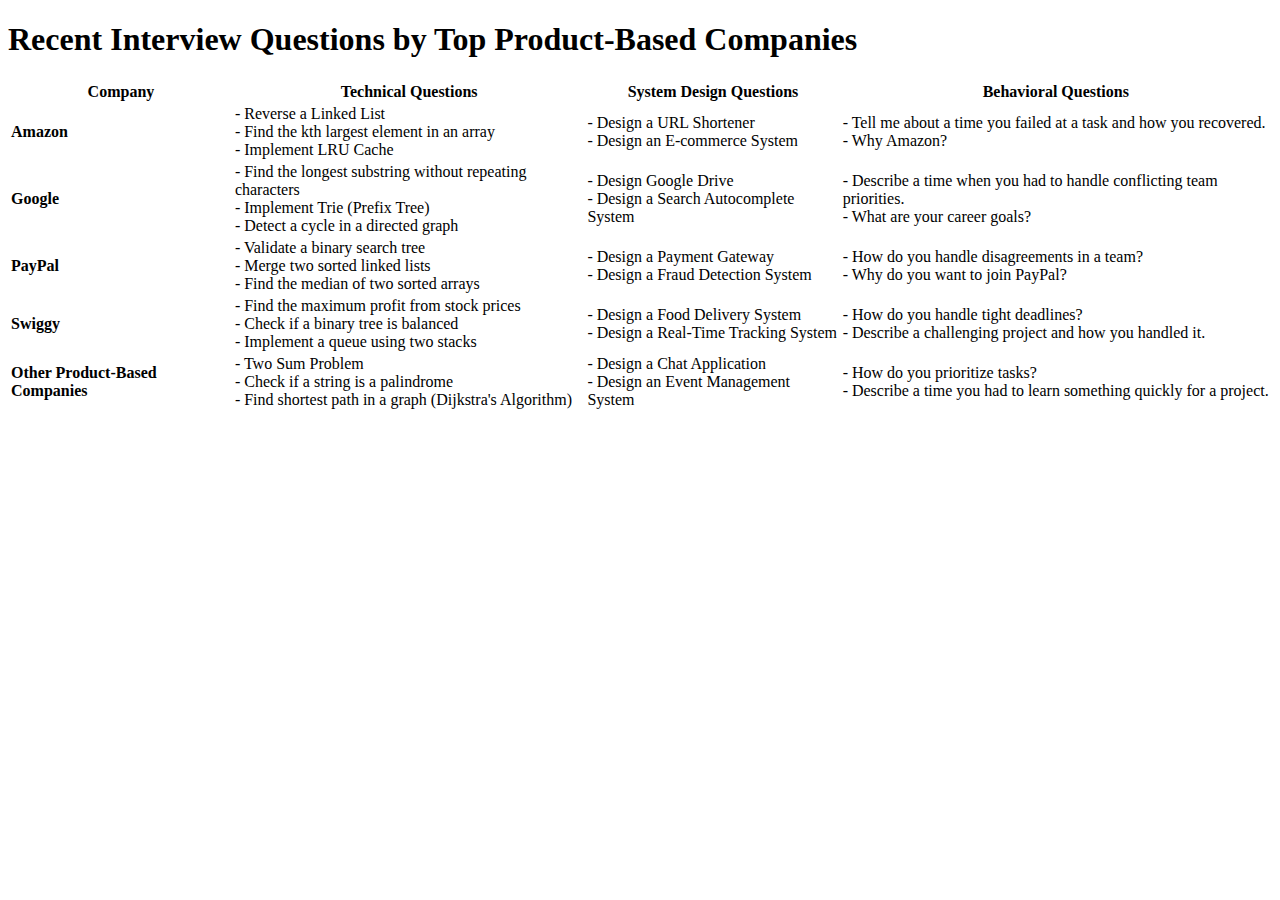
<file: 60DaysCodingChallenge/23Dec2024/InterviewPrep.html>
<!DOCTYPE html>
<html lang="en">
  <head>
    <meta charset="UTF-8" />
    <meta name="viewport" content="width=device-width, initial-scale=1.0" />
    <title>Recent Interview Questions by Top Product-Based Companies</title>
  </head>
  <body>
    <h1>Recent Interview Questions by Top Product-Based Companies</h1>
    <table>
      <thead>
        <tr>
          <th><strong>Company</strong></th>
          <th><strong>Technical Questions</strong></th>
          <th><strong>System Design Questions</strong></th>
          <th><strong>Behavioral Questions</strong></th>
        </tr>
      </thead>
      <tbody>
        <tr>
          <td><strong>Amazon</strong></td>
          <td>
            - Reverse a Linked List<br />- Find the kth largest element in an
            array<br />- Implement LRU Cache
          </td>
          <td>- Design a URL Shortener<br />- Design an E-commerce System</td>
          <td>
            - Tell me about a time you failed at a task and how you
            recovered.<br />- Why Amazon?
          </td>
        </tr>
        <tr>
          <td><strong>Google</strong></td>
          <td>
            - Find the longest substring without repeating characters<br />-
            Implement Trie (Prefix Tree)<br />- Detect a cycle in a directed
            graph
          </td>
          <td>
            - Design Google Drive<br />- Design a Search Autocomplete System
          </td>
          <td>
            - Describe a time when you had to handle conflicting team
            priorities.<br />- What are your career goals?
          </td>
        </tr>
        <tr>
          <td><strong>PayPal</strong></td>
          <td>
            - Validate a binary search tree<br />- Merge two sorted linked
            lists<br />- Find the median of two sorted arrays
          </td>
          <td>
            - Design a Payment Gateway<br />- Design a Fraud Detection System
          </td>
          <td>
            - How do you handle disagreements in a team?<br />- Why do you want
            to join PayPal?
          </td>
        </tr>
        <tr>
          <td><strong>Swiggy</strong></td>
          <td>
            - Find the maximum profit from stock prices<br />- Check if a binary
            tree is balanced<br />- Implement a queue using two stacks
          </td>
          <td>
            - Design a Food Delivery System<br />- Design a Real-Time Tracking
            System
          </td>
          <td>
            - How do you handle tight deadlines?<br />- Describe a challenging
            project and how you handled it.
          </td>
        </tr>
        <tr>
          <td><strong>Other Product-Based Companies</strong></td>
          <td>
            - Two Sum Problem<br />- Check if a string is a palindrome<br />-
            Find shortest path in a graph (Dijkstra's Algorithm)
          </td>
          <td>
            - Design a Chat Application<br />- Design an Event Management System
          </td>
          <td>
            - How do you prioritize tasks?<br />- Describe a time you had to
            learn something quickly for a project.
          </td>
        </tr>
      </tbody>
    </table>
  </body>
</html>
</file>
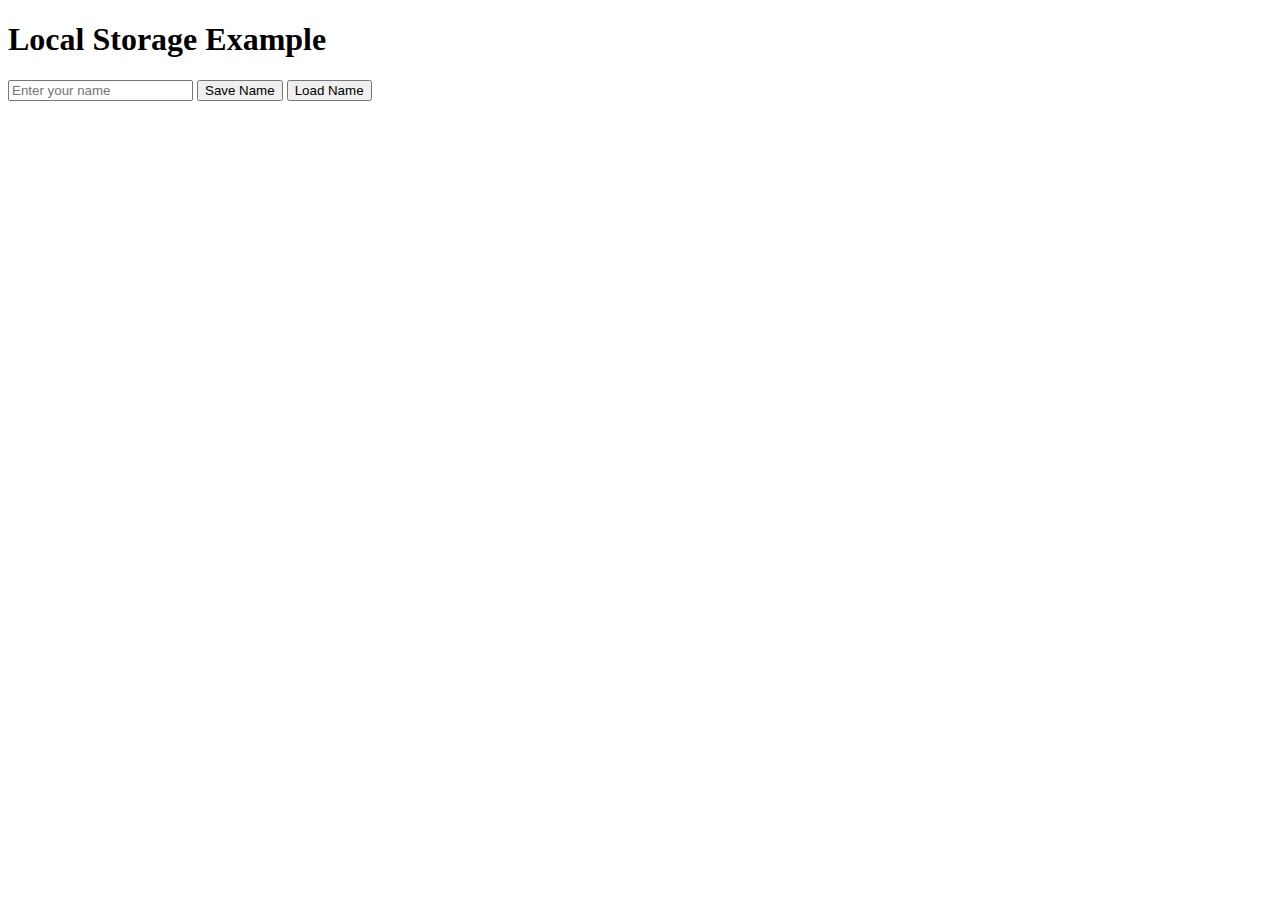
<file: 60DaysCodingChallenge/23Dec2024/LocalStorage.html>
<!DOCTYPE html>
<html>
  <head>
    <title>Local Storage Example</title>
  </head>
  <body>
    <h1>Local Storage Example</h1>
    <input type="text" id="nameInput" placeholder="Enter your name" />
    <button onclick="saveName()">Save Name</button>
    <button onclick="loadName()">Load Name</button>
    <p id="displayName"></p>

    <script>
      function saveName() {
        let name = document.getElementById("nameInput").value;
        localStorage.setItem("username", name);
        alert("Name saved!");
      }

      function loadName() {
        let name = localStorage.getItem("username");
        document.getElementById("displayName").innerText = name
          ? `Welcome, ${name}!`
          : "No name found!";
      }
    </script>
  </body>
</html>
</file>
<file: 60DaysCodingChallenge/25Dec2024/myntra-clone/index.css>
* {
    margin: 0;
    padding: 0;
    font-family: Assistant,-apple-system,BlinkMacSystemFont,Segoe UI,Roboto,Helvetica,Arial,sans-serif;
    box-sizing: border-box;
}
header {
    display: flex;
    background-color: #ffffff;
    height: 80px;
    justify-content: space-between;
    align-items: center;
    border-bottom: 1px solid #b6b1b1;
}
.myntra_home {
    height: 45px;
}
.logo_container {
    margin-left: 4%;
}
.action_bar {
    margin-right: 4%;
}
.nav_bar {
    display: flex;
    min-width: 500px;
    justify-content: space-evenly;
}
.nav_bar a {
    font-size: 14px;
    letter-spacing: .3px;
    color: #282c3f;
    font-weight: 700;
    text-transform: uppercase;
    text-decoration: none;
    padding: 28px 0;
    border-bottom: 5px solid #ffffff;
}
.nav_bar a:hover {
    border-bottom: 4px solid #f54e77;
}

.nav_bar a sup {
    color: #ff3f6c;
    font-size: 10px;
}

.search_bar {
    height: 40px;
    min-width: 200px;
    width: 30%;
    display: flex;
    align-items: center;
}
.search_icon {
    box-sizing: content-box;
    height: 20px;
    padding: 10px;

    background-color: #f5f5f6;
    color: #282c3f;
    font-weight: 300;
    border-radius: 4px 0 0 4px;
}
.search_input {
    color: #696e79;
    background-color: #f5f5f6;
    flex-grow: 1;
    height: 40px;
    border: 0;
    border-radius: 0 4px 4px 0;
}

.action_bar {
    display: flex;
    min-width: 200px;
    justify-content: space-evenly;
}

.action_container {
    display: flex;
    flex-direction: column;
    align-items: center;
}

/* Main section */
.banner_container {
    margin: 40px 0;
}
.banner_image {
    width: 100%;
}

.category_heading {
    text-transform: uppercase;
    color: #3e4152;
    letter-spacing: .15em;
    font-size: 1.8em;
    margin: 50px 0 10px 30px;
    max-height: 5em;
    font-weight: 700;
}

.category_items {
    display: flex;
    flex-wrap: wrap;
    justify-content: space-evenly;
}

.sale_item {
    width: 250px;
}

.footer_container {
    padding: 30px 0px 40px 0px;
    background: #FAFBFC;
    display: flex;
    justify-content: space-evenly;
}

.footer_column {
    display: flex;
    flex-direction: column;
}

.footer_column h3 {
    color: #282c3f;
    font-size: 14px;
    margin-bottom: 25px;
}

.footer_column a {
    color: #696b79;
    font-size: 15px;
    text-decoration: none;
    padding-bottom: 5px;
}

.copyright {
    color: #94969f;
    text-align: end;
    padding: 15px;
}
</file>
<file: 60DaysCodingChallenge/29-30Dec2024/Portfolio/style.css>
* {
    margin: 0;
    padding: 0;
    box-sizing: border-box;
    scroll-behavior: smooth;
}
body {
    background-color: #fff;
    color: #000;
    transition: background-color 0.3s ease, color 0.3s ease;
  }
  body.dark-mode {
    background-color: #19191a;
    color: #fff;
  }

  .head {
    display: flex;
    justify-content: space-between;
    align-items: center;
    background-color: #31363F;
    color: white;
    padding: 10px 5%;
    position: sticky;
    top: 0;
    z-index: 1000;
    animation: slideDown 1s ease-in-out;
  }

@keyframes slideDown {
    from {
        transform: translateY(-100%);
    }
    to {
        transform: translateY(0);
    }
}


.navbar {
    display: flex;
    align-items: center;
    gap: 25px;
    justify-content: space-between;
    width: 100%;
  }
  
  .navbar-links {
    display: flex;
    gap: 25px;
  }
  
  .navbar a {
    text-decoration: none;
    color: white;
    font-size: 1rem;
    transition: color 0.3s ease;
  }
  
  .navbar a:hover {
    color: yellow;
    transform: scale(1.1);
  }
  

  .menu-toggle {
    display: none;
    cursor: pointer;
  }
  
  .menu-toggle i {
    font-size: 1.5rem;
    color: white;
  }
  
  .navbar-links {
    display: flex;
  }
  
  @media (max-width: 768px) {
    .navbar-links {
      display: none;
      width: 100%;
      flex-direction: column;
      gap: 10px;
      background-color: #31363F;
      position: absolute;
      top: 60px;
      right: 0;
      padding: 15px;
    }
  
    .menu-toggle {
      display: block;
    }
  
    .navbar-links.active {
      display: flex;
    }
  
    .navbar a {
      text-align: center;
      padding: 10px;
      width: 100%;
    }
  }
  
  .head h1 {
    margin-right: 30px; 
}
.contact-form {
    cursor: pointer;
    padding: 5px 15px;
    border-radius: 12px;
    background-color: yellow;
    color: black;
    border: none;
    transition: background-color 0.3s ease, transform 0.3s ease;
}

.contact-form:hover {
    background-color: orange;
    transform: scale(1.1);
}

.mains {
    background-color: #19191a;
    
    animation: fadeIn 1.5s ease-in;
}

@keyframes fadeIn {
    from {
        opacity: 0;
    }
    to {
        opacity: 1;
    }
}

.about-section {
    display: flex;
    align-items: center;
    justify-content: space-between;
   
    flex-wrap: wrap;
}

.about {
    width: 50%;
    color: white;
    padding: 0 25px;
    order: 1;
}

.about span {
    color: yellow;
}

.about h1 {
    line-height: 40px;
    margin-bottom: 15px;
}

.about p {
    line-height: 25px;
}

.about-me-btn {
    margin-top: 30px;
    padding: 5px 15px;
    border-radius: 10px;
    cursor: pointer;
    background-color: yellow;
    color: black;
    border: none;
    transition: background-color 0.3s ease, transform 0.3s ease;
}

.about-me-btn:hover {
    background-color: orange;
    transform: scale(1.1);
}

.about-img {
    width: 50%;
    text-align: center;
    animation: bounce 2s infinite;
    order: 2;
}

@keyframes bounce {
    0%, 100% {
        transform: translateY(0);
    }
    50% {
        transform: translateY(-10px);
    }
}

.image {
    width: 200px;
    height: 200px;
    border-radius: 50%;
}

@media (max-width: 768px) {
    .about-section {
        flex-direction: column;
    }

    .about-img {
        order: 1;
        width: 80%;
    }

    .about {
        order: 2;
        width: 100%;
        text-align: center;
    }
}

.slider-skill {
    overflow: hidden;
    white-space: nowrap;
    color: white;
    height: 50px;
    display: flex;
    align-items: center;
    position: relative;
}

.slider-skill::before,
.slider-skill::after {
    content: "";
    position: absolute;
    top: 0;
    width: 50px;
    height: 100%;
    z-index: 2;
}

.slider-skill::before {
    left: 0;
    background: linear-gradient(to right, #19191a, transparent);
}

.slider-skill::after {
    right: 0;
    background: linear-gradient(to left, #19191a, transparent);
}

.slider-track {
    display: flex;
    gap: 50px;
    animation: scroll 20s linear infinite;
}

.slider-track h2 {
    font-size: 1.2rem;
    margin: 0 20px;
    display: inline-block;
    white-space: nowrap;
}

@keyframes scroll {
    0% {
        transform: translateX(0);
    }
    100% {
        transform: translateX(-100%);
    }
}

.service-section {
    background-color: #19191a;
    padding: 50px 5%;
}

.service-heading {
    text-align: center;
    padding-bottom: 20px;
}

.service-heading h2 {
    font-size: 70px;
    color: white;
}

.service-heading p {
    font-size: 35px;
    color: grey;
}

.services {
    display: grid;
    grid-template-columns: repeat(auto-fit, minmax(200px, 1fr));
    gap: 20px;
}

.btn-3 {
    padding: 8px 15px;
    cursor: pointer;
    color: white;
    background-color: rgb(46, 46, 46);
    border: none;
    border-radius: 5px;
    transition: background-color 0.3s ease, transform 0.3s ease;
}
.btn1{
   
    cursor: pointer;
    border-radius: 5px;
    transition: background-color 0.3s ease, transform 0.3s ease;
}
.btn1:hover {
    background-color: yellow;
    color: black;
    transform: scale(1.05);
}

.btn-3:hover {
    background-color: yellow;
    color: black;
    transform: scale(1.05);
}

.Portfolio-section {
    background-color: #19191a;
    padding: 50px 5%;
}

.p-head {
    text-align: center;
    padding: 30px;
}

.p-head h2 {
    font-size: 70px;
    color: white;
}

.p-head p {
    font-size: 35px;
    color: grey;
}

.portfolio {
    display: grid;
    grid-template-columns: repeat(auto-fit, minmax(250px, 1fr));
    gap: 20px;
}

.portfolio-card {
    background-color: #1e1e1e;
    color: grey;
    padding: 20px;
    border-radius: 8px;
    text-align: left;
    transition: transform 0.3s ease, box-shadow 0.3s ease;
    border: 1px solid white;
}

.portfolio-card:hover {
    transform: scale(1.05);
    box-shadow: 0 4px 15px rgba(0, 0, 0, 0.3);
}

footer {
    background-color: #31363F;
    color: white;
    text-align: center;
    padding: 20px;
}

footer a:hover {
    color: orange;
}
.skills{
    padding-top: 20px;
}
.contact-section {
    background-color: #19191a;
    padding: 50px 5%;
    color: white;
    text-align: center;
}

.contact-section h2 {
    font-size: 2.5rem;
    margin-bottom: 20px;
    color: yellow;
}

.contact-section p {
    font-size: 1rem;
    margin-bottom: 30px;
    color: grey;
}

.contact-form-container {
    max-width: 600px;
    margin: 0 auto;
    background-color: #1e1e1e;
    padding: 30px;
    border-radius: 8px;
  
}

.contact-form-container form {
    display: flex;
    flex-direction: column;
    gap: 15px;
}

.contact-form-container input,
.contact-form-container button {
    padding: 12px 15px;
    border: 1px solid #444;
    border-radius: 5px;
    font-size: 1rem;
}

.contact-form-container input {
    background-color: #2a2a2a;
    color: white;
}

.contact-form-container input:focus {
    outline: none;
    border-color: yellow;
}

.contact-form-container button {
    background-color: yellow;
    color: black;
    font-weight: bold;
    cursor: pointer;
    border: none;
    transition: background-color 0.3s ease, transform 0.3s ease;
}

.contact-form-container button:hover {
    background-color: orange;
    transform: scale(1.05);
}

@media (max-width: 768px) {
    .contact-form-container {
        padding: 20px;
    }

    .contact-section h2 {
        font-size: 2rem;
    }
}
.viewall-services {
    display: flex;
    justify-content: center;
    align-items: center;
    margin-top: 30px;
    text-align: center;
}

.viewall-services button {
    padding: 8px 20px;
    color: white;
    background-color: grey;
    border: none;
    border-radius: 5px;
    cursor: pointer;
    font-size: 1rem;
    transition: background-color 0.3s ease, transform 0.3s ease;
}

.viewall-services button:hover {
    background-color: yellow;
    color: black;
    transform: scale(1.1);
}
.footer-container{
    display: flex;
    justify-content: center;
    gap: 40px;

}
footer .footer-container p span a {
    margin: 0 10px; 
    font-size: 1.2rem; 
    transition: transform 0.3s ease;
}

footer .footer-container p span a:hover {
    transform: scale(1.2); 
}
.theme-toggle {
    background: none;
    border: none;
    color: white;
    font-size: 1.5rem;
    cursor: pointer;
    transition: color 0.3s ease;
  }
  body.dark-mode .theme-toggle {
    color: yellow;
  }
  
  .theme-toggle:hover {
    transform: scale(1.1);
  }
  .theme{
    padding: 10px;
  }
 
.modal {
    display: none; 
    position: fixed; 
    z-index: 1;
    left: 0;
    top: 0;
    width: 100%; 
    height: 100%; 
    background-color: rgba(0, 0, 0, 0.5); 
  }
  

  .modal-content {

    margin: 15% auto;
    padding: 20px;
    border: 1px solid #888;
    width: 80%; 
    max-width: 500px;
  }
  
  .close {
    color: #aaa;
    float: right;
    font-size: 28px;
    font-weight: bold;
  }
  
  .close:hover,
  .close:focus {
    color: black;
    text-decoration: none;
    cursor: pointer;
  }
</file>
